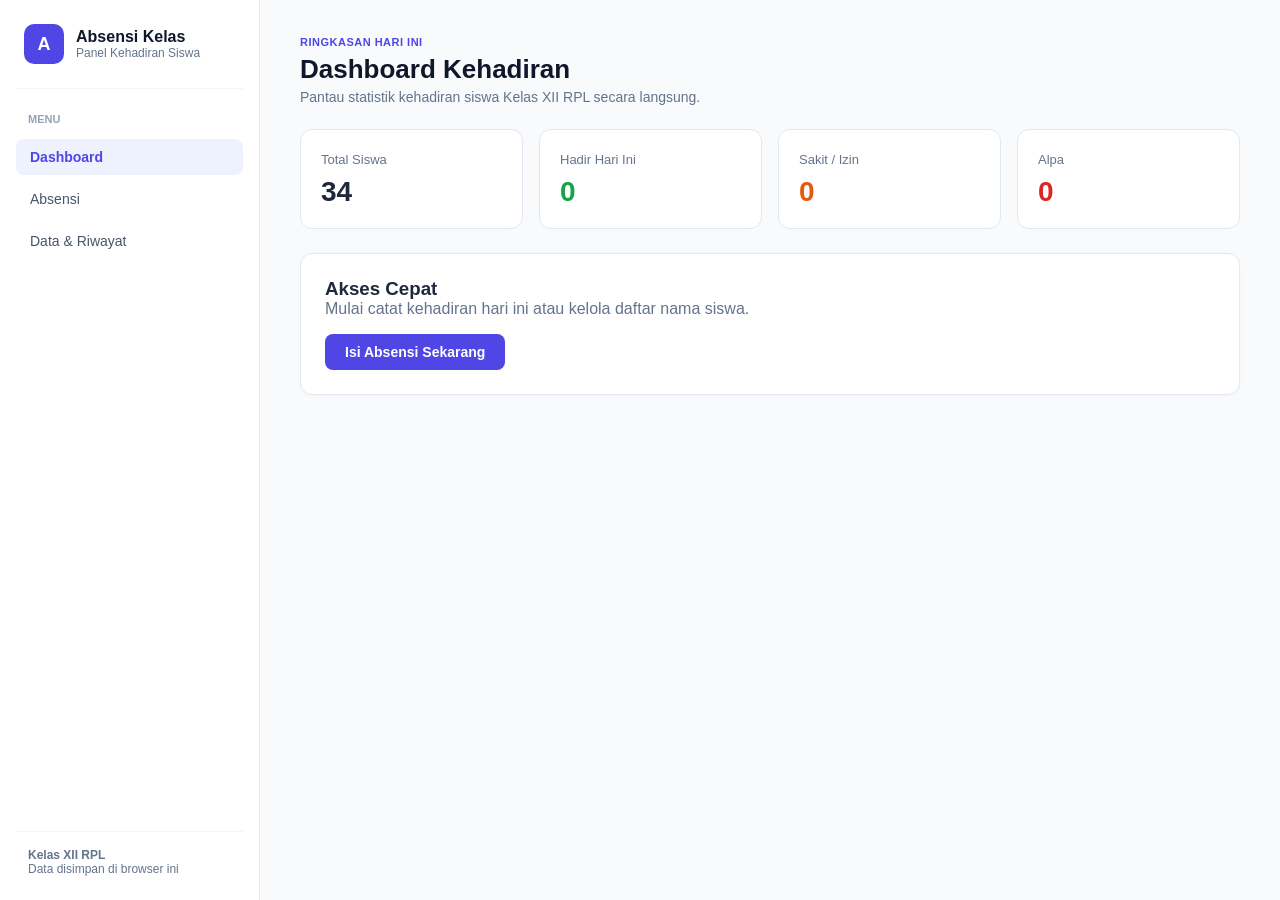
<file: index.html>
<!DOCTYPE html>
<html lang="id">
<head>
    <meta charset="UTF-8">
    <meta name="viewport" content="width=device-width, initial-scale=1.0">
    <title>Dashboard | Absensi Kelas</title>
    <link rel="stylesheet" href="style.css">
</head>
<body>
    <div class="container">
        <aside class="sidebar">
            <div class="logo">
                <div class="logo-icon">A</div>
                <div>
                    <h2>Absensi Kelas</h2>
                    <p>Panel Kehadiran Siswa</p>
                </div>
            </div>
            <nav class="menu">
                <p class="menu-label">MENU</p>
                <a href="index.html" class="active">Dashboard</a>
                <a href="attendance.html">Absensi</a>
                <a href="history.html">Data & Riwayat</a>
            </nav>
            <div class="sidebar-footer">
                <strong>Kelas XII RPL</strong>
                <p>Data disimpan di browser ini</p>
            </div>
        </aside>

        <main class="main-content">
            <div class="page-header">
                <span class="badge">RINGKASAN HARI INI</span>
                <h1>Dashboard Kehadiran</h1>
                <p>Pantau statistik kehadiran siswa Kelas XII RPL secara langsung.</p>
            </div>

            <div class="stats-grid">
                <div class="stat-card">
                    <span class="stat-title">Total Siswa</span>
                    <h2 id="totalStudentsCount">34</h2>
                </div>
                <div class="stat-card">
                    <span class="stat-title">Hadir Hari Ini</span>
                    <h2 id="todayPresentCount" class="text-green">0</h2>
                </div>
                <div class="stat-card">
                    <span class="stat-title">Sakit / Izin</span>
                    <h2 id="todayExcusedCount" class="text-orange">0</h2>
                </div>
                <div class="stat-card">
                    <span class="stat-title">Alpa</span>
                    <h2 id="todayAbsentCount" class="text-red">0</h2>
                </div>
            </div>

            <div class="card">
                <h3>Akses Cepat</h3>
                <p style="margin-bottom: 16px; color: #64748b;">Mulai catat kehadiran hari ini atau kelola daftar nama siswa.</p>
                <a href="attendance.html" class="btn-primary" style="display: inline-block; text-decoration: none;">Isi Absensi Sekarang</a>
            </div>
        </main>
    </div>

    <script src="script.js"></script>
</body>
</html>
</file>
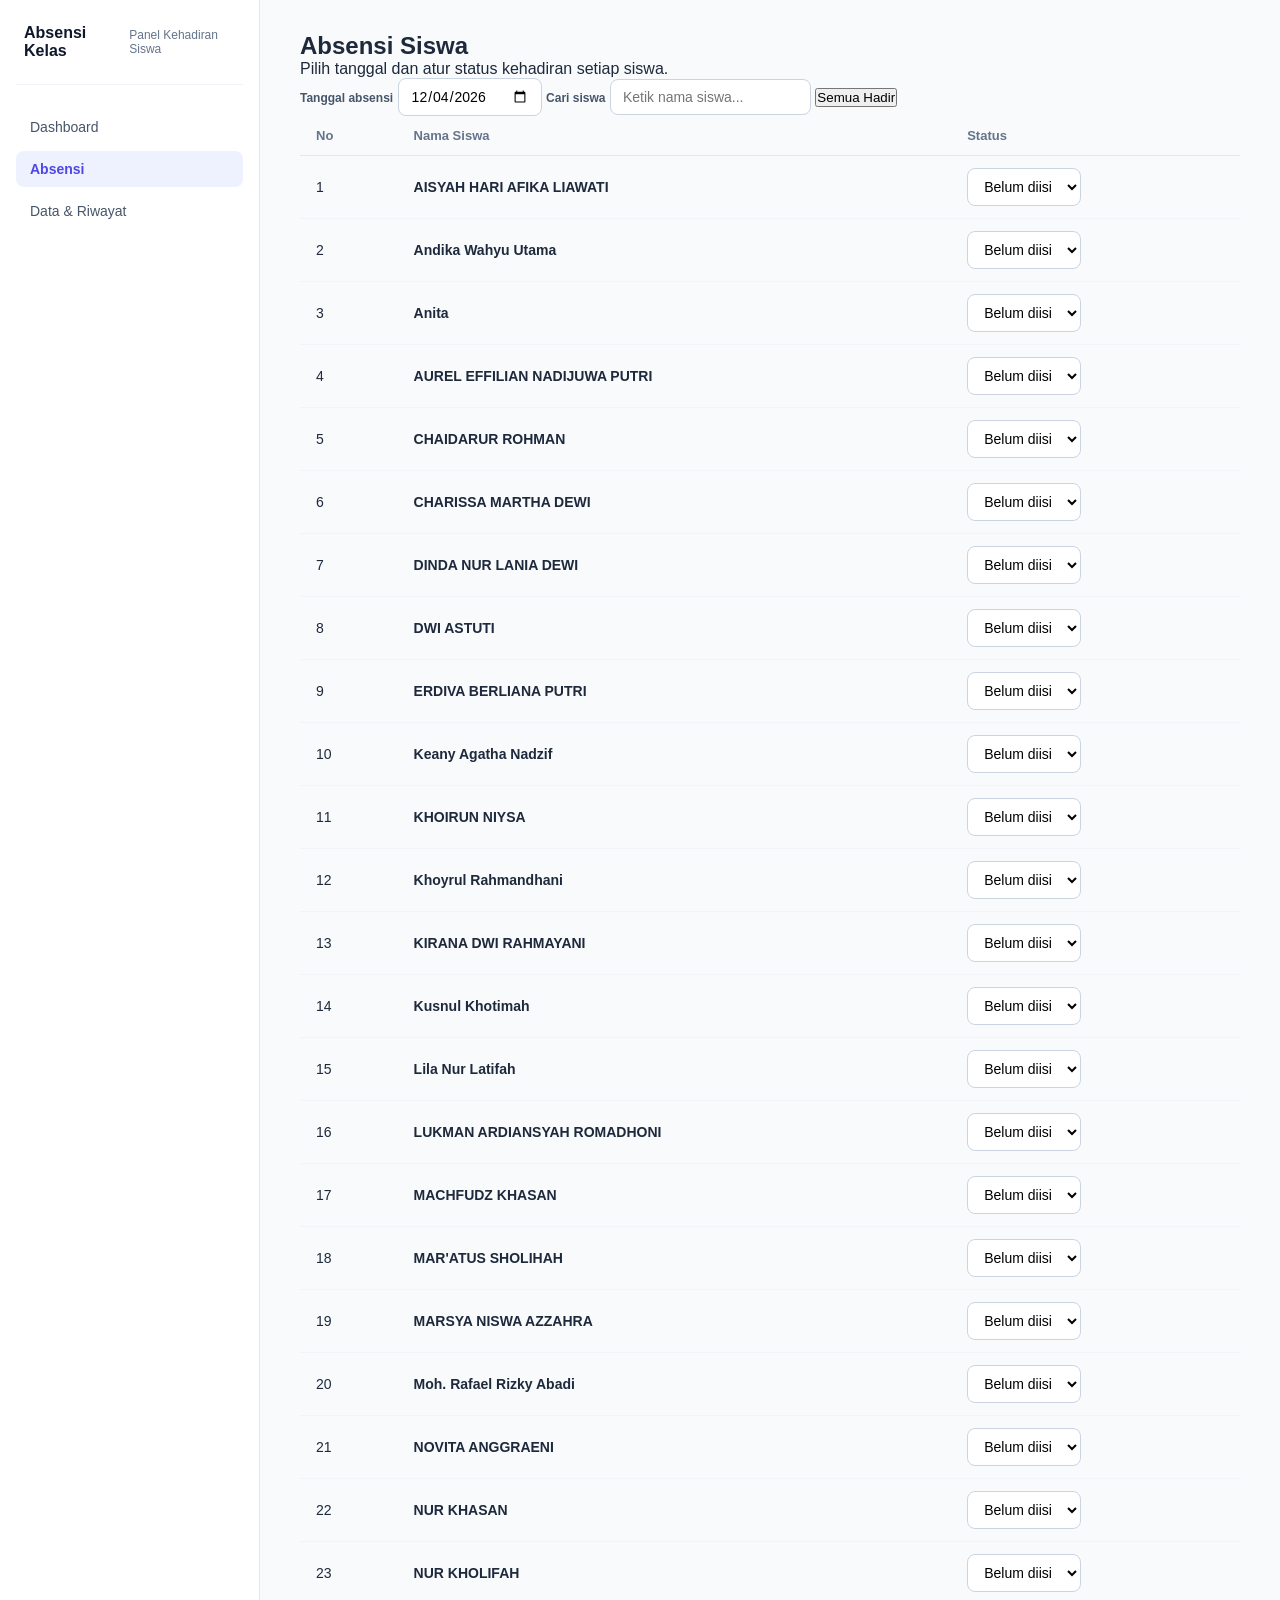
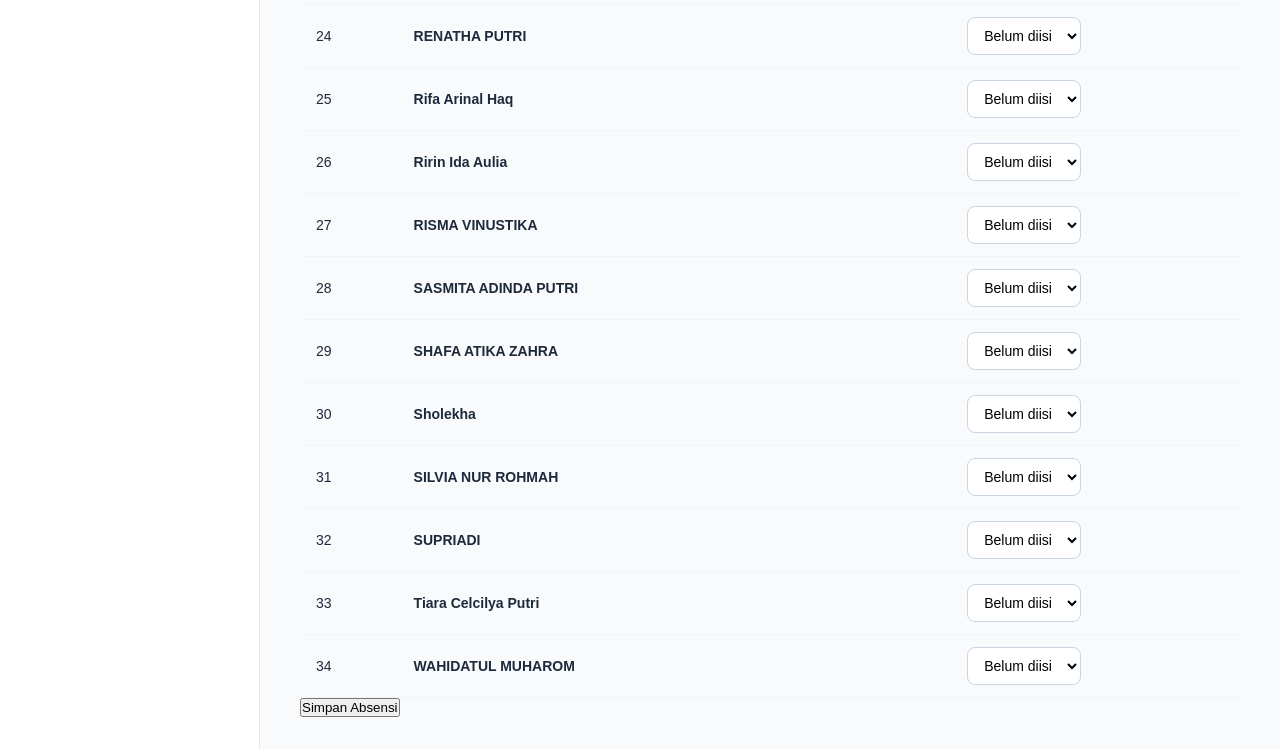
<file: attendance.html>
<!DOCTYPE html>
<html lang="id">
<head>
    <meta charset="UTF-8">
    <meta name="viewport" content="width=device-width, initial-scale=1.0">
    <title>Absensi | Absensi Kelas</title>
    <link rel="stylesheet" href="style.css">
</head>
<body>
    <div class="container">
        <!-- MENU / SIDEBAR -->
        <aside class="sidebar">
            <div class="logo">
                <h2>Absensi Kelas</h2>
                <p>Panel Kehadiran Siswa</p>
            </div>
            <nav class="menu">
                <a href="index.html">Dashboard</a>
                <a href="attendance.html" class="active">Absensi</a>
                <a href="history.html">Data & Riwayat</a>
            </nav>
        </aside>

        <!-- KONTEN UTAMA -->
        <main class="main-content">
            <h2>Absensi Siswa</h2>
            <p>Pilih tanggal dan atur status kehadiran setiap siswa.</p>

            <div class="form-container">
                <div class="filter-section">
                    <label>Tanggal absensi</label>
                    <input type="date" id="attendanceDate">
                    
                    <label>Cari siswa</label>
                    <input type="text" id="searchStudent" placeholder="Ketik nama siswa...">
                    
                    <button id="allPresentBtn" type="button">Semua Hadir</button>
                </div>

                <table>
                    <thead>
                        <tr>
                            <th>No</th>
                            <th>Nama Siswa</th>
                            <th>Status</th>
                        </tr>
                    </thead>
                    <tbody id="studentTable">
                        <!-- Nama siswa akan otomatis dimuat oleh script.js di sini -->
                    </tbody>
                </table>

                <p id="saveMessage"></p>
                <button id="saveBtn" type="button">Simpan Absensi</button>
            </div>
        </main>
    </div>

    <!-- PENTING: Penghubung ke file script.js -->
    <script src="script.js"></script>
</body>
</html>
</file>
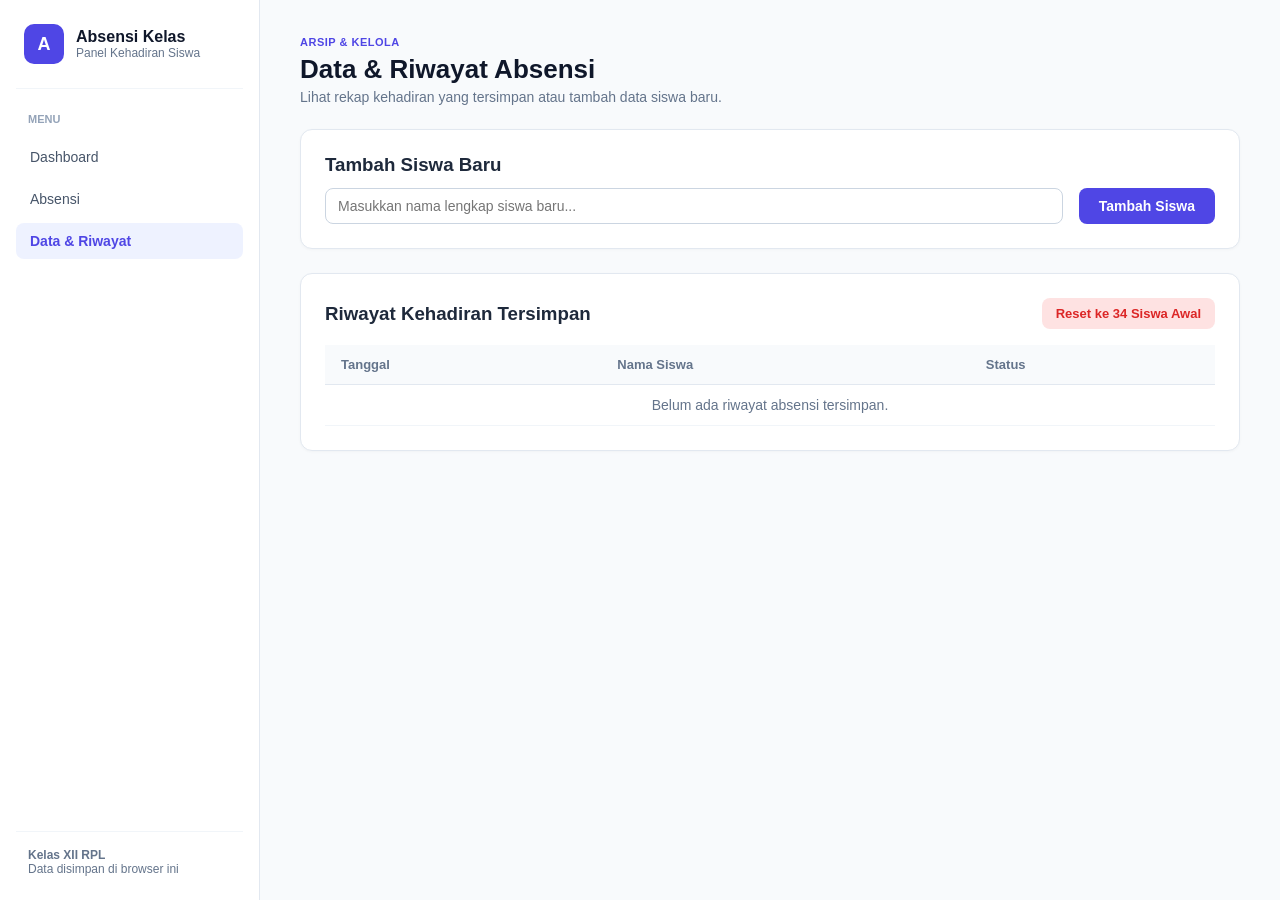
<file: history.html>
<!DOCTYPE html>
<html lang="id">
<head>
    <meta charset="UTF-8">
    <meta name="viewport" content="width=device-width, initial-scale=1.0">
    <title>Data & Riwayat | Absensi Kelas</title>
    <link rel="stylesheet" href="style.css">
</head>
<body>
    <div class="container">
        <aside class="sidebar">
            <div class="logo">
                <div class="logo-icon">A</div>
                <div>
                    <h2>Absensi Kelas</h2>
                    <p>Panel Kehadiran Siswa</p>
                </div>
            </div>
            <nav class="menu">
                <p class="menu-label">MENU</p>
                <a href="index.html">Dashboard</a>
                <a href="attendance.html">Absensi</a>
                <a href="history.html" class="active">Data & Riwayat</a>
            </nav>
            <div class="sidebar-footer">
                <strong>Kelas XII RPL</strong>
                <p>Data disimpan di browser ini</p>
            </div>
        </aside>

        <main class="main-content">
            <div class="page-header">
                <span class="badge">ARSIP & KELOLA</span>
                <h1>Data & Riwayat Absensi</h1>
                <p>Lihat rekap kehadiran yang tersimpan atau tambah data siswa baru.</p>
            </div>

            <div class="card" style="margin-bottom: 24px;">
                <h3>Tambah Siswa Baru</h3>
                <div class="filter-bar" style="margin-top: 12px; margin-bottom: 0;">
                    <div class="input-group flex-grow">
                        <input type="text" id="newStudentName" placeholder="Masukkan nama lengkap siswa baru...">
                    </div>
                    <button id="addStudentBtn" type="button" class="btn-primary">Tambah Siswa</button>
                </div>
            </div>

            <div class="card">
                <div style="display: flex; justify-content: space-between; align-items: center; margin-bottom: 16px;">
                    <h3>Riwayat Kehadiran Tersimpan</h3>
                    <button id="resetDataBtn" type="button" class="btn-danger">Reset ke 34 Siswa Awal</button>
                </div>
                <div class="table-wrapper">
                    <table>
                        <thead>
                            <tr>
                                <th>Tanggal</th>
                                <th>Nama Siswa</th>
                                <th>Status</th>
                            </tr>
                        </thead>
                        <tbody id="historyTable">
                            <!-- Diisi otomatis oleh script.js -->
                        </tbody>
                    </table>
                </div>
            </div>
        </main>
    </div>

    <script src="script.js"></script>
</body>
</html>
</file>
<file: style.css>
* {
    box-sizing: border-box;
    margin: 0;
    padding: 0;
    font-family: -apple-system, BlinkMacSystemFont, "Segoe UI", Roboto, sans-serif;
}

body {
    background-color: #f8fafc;
    color: #1e293b;
}

.container {
    display: flex;
    min-height: 100vh;
}

/* Sidebar */
.sidebar {
    width: 260px;
    background: #ffffff;
    border-right: 1px solid #e2e8f0;
    padding: 24px 16px;
    display: flex;
    flex-direction: column;
}

.logo {
    display: flex;
    align-items: center;
    gap: 12px;
    padding: 0 8px 24px;
    border-bottom: 1px solid #f1f5f9;
}

.logo-icon {
    width: 40px;
    height: 40px;
    background: #4f46e5;
    color: white;
    border-radius: 10px;
    display: flex;
    align-items: center;
    justify-content: center;
    font-weight: bold;
    font-size: 18px;
}

.logo h2 {
    font-size: 16px;
    color: #0f172a;
}

.logo p {
    font-size: 12px;
    color: #64748b;
}

.menu {
    margin-top: 24px;
    display: flex;
    flex-direction: column;
    gap: 6px;
    flex-grow: 1;
}

.menu-label {
    font-size: 11px;
    font-weight: 700;
    color: #94a3b8;
    padding: 0 12px 8px;
}

.menu a {
    text-decoration: none;
    color: #475569;
    padding: 10px 14px;
    border-radius: 8px;
    font-size: 14px;
    font-weight: 500;
    transition: 0.2s;
}

.menu a:hover {
    background: #f1f5f9;
}

.menu a.active {
    background: #eef2ff;
    color: #4f46e5;
    font-weight: 600;
}

.sidebar-footer {
    padding: 16px 12px 0;
    border-top: 1px solid #f1f5f9;
    font-size: 12px;
    color: #64748b;
}

/* Main Content */
.main-content {
    flex-grow: 1;
    padding: 32px 40px;
    max-width: 1100px;
}

.page-header {
    margin-bottom: 24px;
}

.badge {
    font-size: 11px;
    font-weight: 700;
    color: #4f46e5;
    letter-spacing: 0.5px;
}

.page-header h1 {
    font-size: 26px;
    margin: 4px 0;
    color: #0f172a;
}

.page-header p {
    font-size: 14px;
    color: #64748b;
}

.card {
    background: #ffffff;
    border: 1px solid #e2e8f0;
    border-radius: 12px;
    padding: 24px;
    box-shadow: 0 1px 3px rgba(0, 0, 0, 0.03);
}

/* Filter Bar */
.filter-bar {
    display: flex;
    gap: 16px;
    margin-bottom: 20px;
    flex-wrap: wrap;
}

.input-group {
    display: flex;
    flex-direction: column;
    gap: 6px;
}

.flex-grow {
    flex-grow: 1;
}

label {
    font-size: 12px;
    font-weight: 600;
    color: #475569;
}

input[type="date"],
input[type="text"],
select {
    padding: 9px 12px;
    border: 1px solid #cbd5e1;
    border-radius: 8px;
    font-size: 14px;
    outline: none;
    background: #fff;
}

input:focus, select:focus {
    border-color: #4f46e5;
}

/* Buttons */
.btn-primary {
    background: #4f46e5;
    color: white;
    border: none;
    padding: 10px 20px;
    border-radius: 8px;
    font-size: 14px;
    font-weight: 600;
    cursor: pointer;
}

.btn-primary:hover {
    background: #4338ca;
}

.btn-secondary {
    background: #ffffff;
    color: #1e293b;
    border: 1px solid #cbd5e1;
    padding: 9px 16px;
    border-radius: 8px;
    font-size: 14px;
    font-weight: 600;
    cursor: pointer;
}

.btn-secondary:hover {
    background: #f8fafc;
}

.btn-danger {
    background: #fee2e2;
    color: #dc2626;
    border: none;
    padding: 8px 14px;
    border-radius: 8px;
    font-size: 13px;
    font-weight: 600;
    cursor: pointer;
}

/* Table */
.table-wrapper {
    overflow-x: auto;
}

table {
    width: 100%;
    border-collapse: collapse;
}

th {
    background: #f8fafc;
    text-align: left;
    padding: 12px 16px;
    font-size: 13px;
    color: #64748b;
    border-bottom: 1px solid #e2e8f0;
}

td {
    padding: 12px 16px;
    font-size: 14px;
    border-bottom: 1px solid #f1f5f9;
}

.card-footer {
    display: flex;
    justify-content: space-between;
    align-items: center;
    margin-top: 20px;
    padding-top: 16px;
    border-top: 1px solid #f1f5f9;
}

.status-text {
    font-size: 13px;
    color: #64748b;
}

/* Dashboard Stats */
.stats-grid {
    display: grid;
    grid-template-columns: repeat(auto-fit, minmax(200px, 1fr));
    gap: 16px;
    margin-bottom: 24px;
}

.stat-card {
    background: #ffffff;
    border: 1px solid #e2e8f0;
    border-radius: 12px;
    padding: 20px;
}

.stat-title {
    font-size: 13px;
    color: #64748b;
}

.stat-card h2 {
    font-size: 28px;
    margin-top: 8px;
}

.text-green { color: #16a34a; }
.text-orange { color: #ea580c; }
.text-red { color: #dc2626; }
</file>
